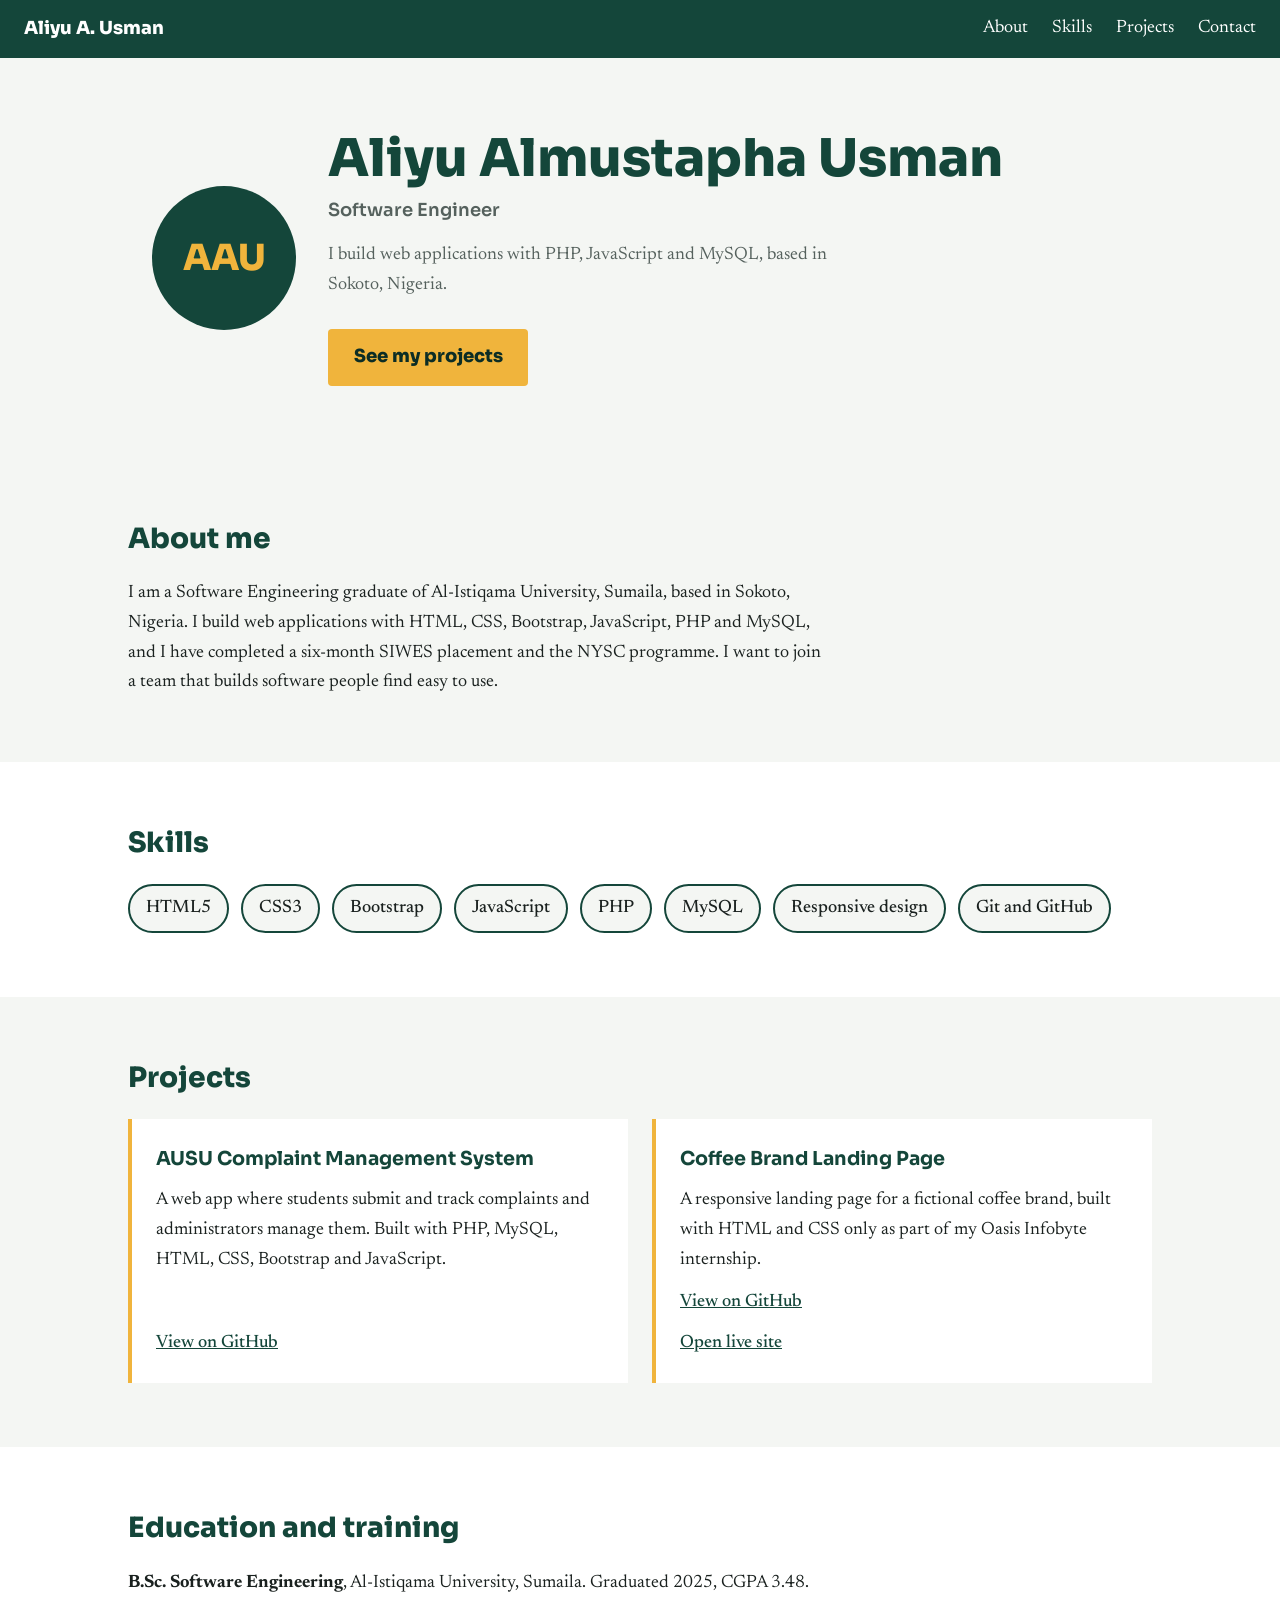
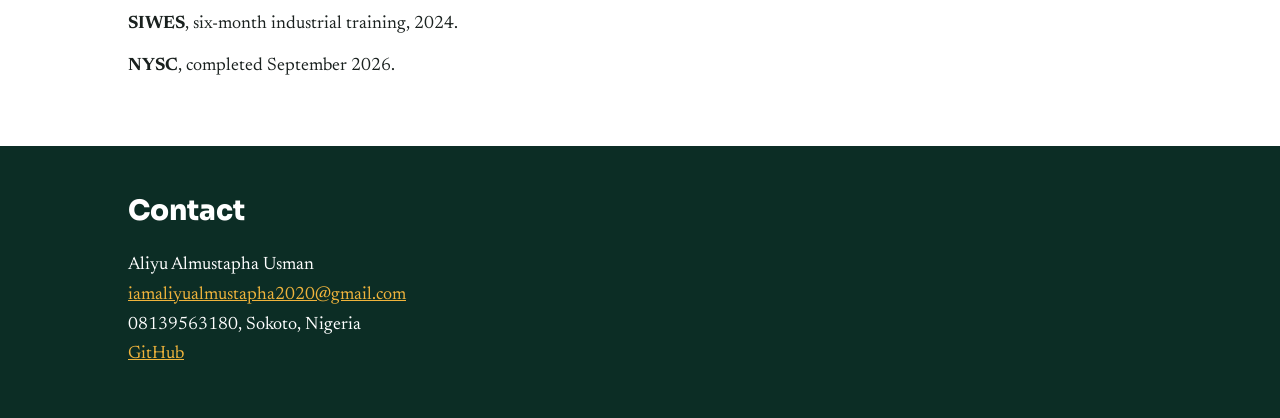
<file: index.html>
<!DOCTYPE html>
<html lang="en">
<head>
  <meta charset="UTF-8">
  <meta name="viewport" content="width=device-width, initial-scale=1">
  <title>Aliyu Almustapha Usman | Software Engineer</title>
  <meta name="description" content="Portfolio of Aliyu Almustapha Usman, a software engineer based in Sokoto, Nigeria.">
  <link rel="preconnect" href="https://fonts.googleapis.com">
  <link rel="preconnect" href="https://fonts.gstatic.com" crossorigin>
  <link href="https://fonts.googleapis.com/css2?family=Sora:wght@600;800&family=Newsreader:wght@400;500&display=swap" rel="stylesheet">
  <link rel="stylesheet" href="style.css">
</head>
<body>

  <header class="nav">
    <a class="brand" href="#top">Aliyu A. Usman</a>
    <nav aria-label="Main">
      <ul>
        <li><a href="#about">About</a></li>
        <li><a href="#skills">Skills</a></li>
        <li><a href="#projects">Projects</a></li>
        <li><a href="#contact">Contact</a></li>
      </ul>
    </nav>
  </header>

  <main id="top">
    <section class="hero">
      <div class="avatar" aria-hidden="true">AAU</div>
      <div>
        <h1>Aliyu Almustapha Usman</h1>
        <p class="role">Software Engineer</p>
        <p class="lead">I build web applications with PHP, JavaScript and MySQL, based in Sokoto, Nigeria.</p>
        <a class="btn" href="#projects">See my projects</a>
      </div>
    </section>

    <section class="section" id="about">
      <h2>About me</h2>
      <div class="narrow">
        <p>I am a Software Engineering graduate of Al-Istiqama University, Sumaila, based in Sokoto, Nigeria. I build web applications with HTML, CSS, Bootstrap, JavaScript, PHP and MySQL, and I have completed a six-month SIWES placement and the NYSC programme. I want to join a team that builds software people find easy to use.</p>
      </div>
    </section>

    <section class="section alt" id="skills">
      <h2>Skills</h2>
      <ul class="skills">
        <li>HTML5</li>
        <li>CSS3</li>
        <li>Bootstrap</li>
        <li>JavaScript</li>
        <li>PHP</li>
        <li>MySQL</li>
        <li>Responsive design</li>
        <li>Git and GitHub</li>
      </ul>
    </section>

    <section class="section" id="projects">
      <h2>Projects</h2>
      <div class="grid">
        <article class="card">
          <h3>AUSU Complaint Management System</h3>
          <p>A web app where students submit and track complaints and administrators manage them. Built with PHP, MySQL, HTML, CSS, Bootstrap and JavaScript.</p>
          <a href="https://github.com/AliyuAlmustaphaUsman/AUSU-CMS">View on GitHub</a>
        </article>
        <article class="card">
          <h3>Coffee Brand Landing Page</h3>
          <p>A responsive landing page for a fictional coffee brand, built with HTML and CSS only as part of my Oasis Infobyte internship.</p>
          <a href="https://github.com/AliyuAlmustaphaUsman/OIBSIP/tree/main/WebDev-L1-LandingPage">View on GitHub</a>
          <a href="https://aliyualmustaphausman.github.io/OIBSIP/WebDev-L1-LandingPage/">Open live site</a>
        </article>
      </div>
    </section>

    <section class="section alt" id="education">
      <h2>Education and training</h2>
      <ul class="list">
        <li><strong>B.Sc. Software Engineering</strong>, Al-Istiqama University, Sumaila. Graduated 2025, CGPA 3.48.</li>
        <li><strong>SIWES</strong>, six-month industrial training, 2024.</li>
        <li><strong>NYSC</strong>, completed September 2026.</li>
      </ul>
    </section>
  </main>

  <footer class="footer" id="contact">
    <h2>Contact</h2>
    <p>Aliyu Almustapha Usman</p>
    <p><a href="mailto:iamaliyualmustapha2020@gmail.com">iamaliyualmustapha2020@gmail.com</a></p>
    <p>08139563180, Sokoto, Nigeria</p>
    <p><a href="https://github.com/AliyuAlmustaphaUsman">GitHub</a></p>
  </footer>

</body>
</html>
</file>
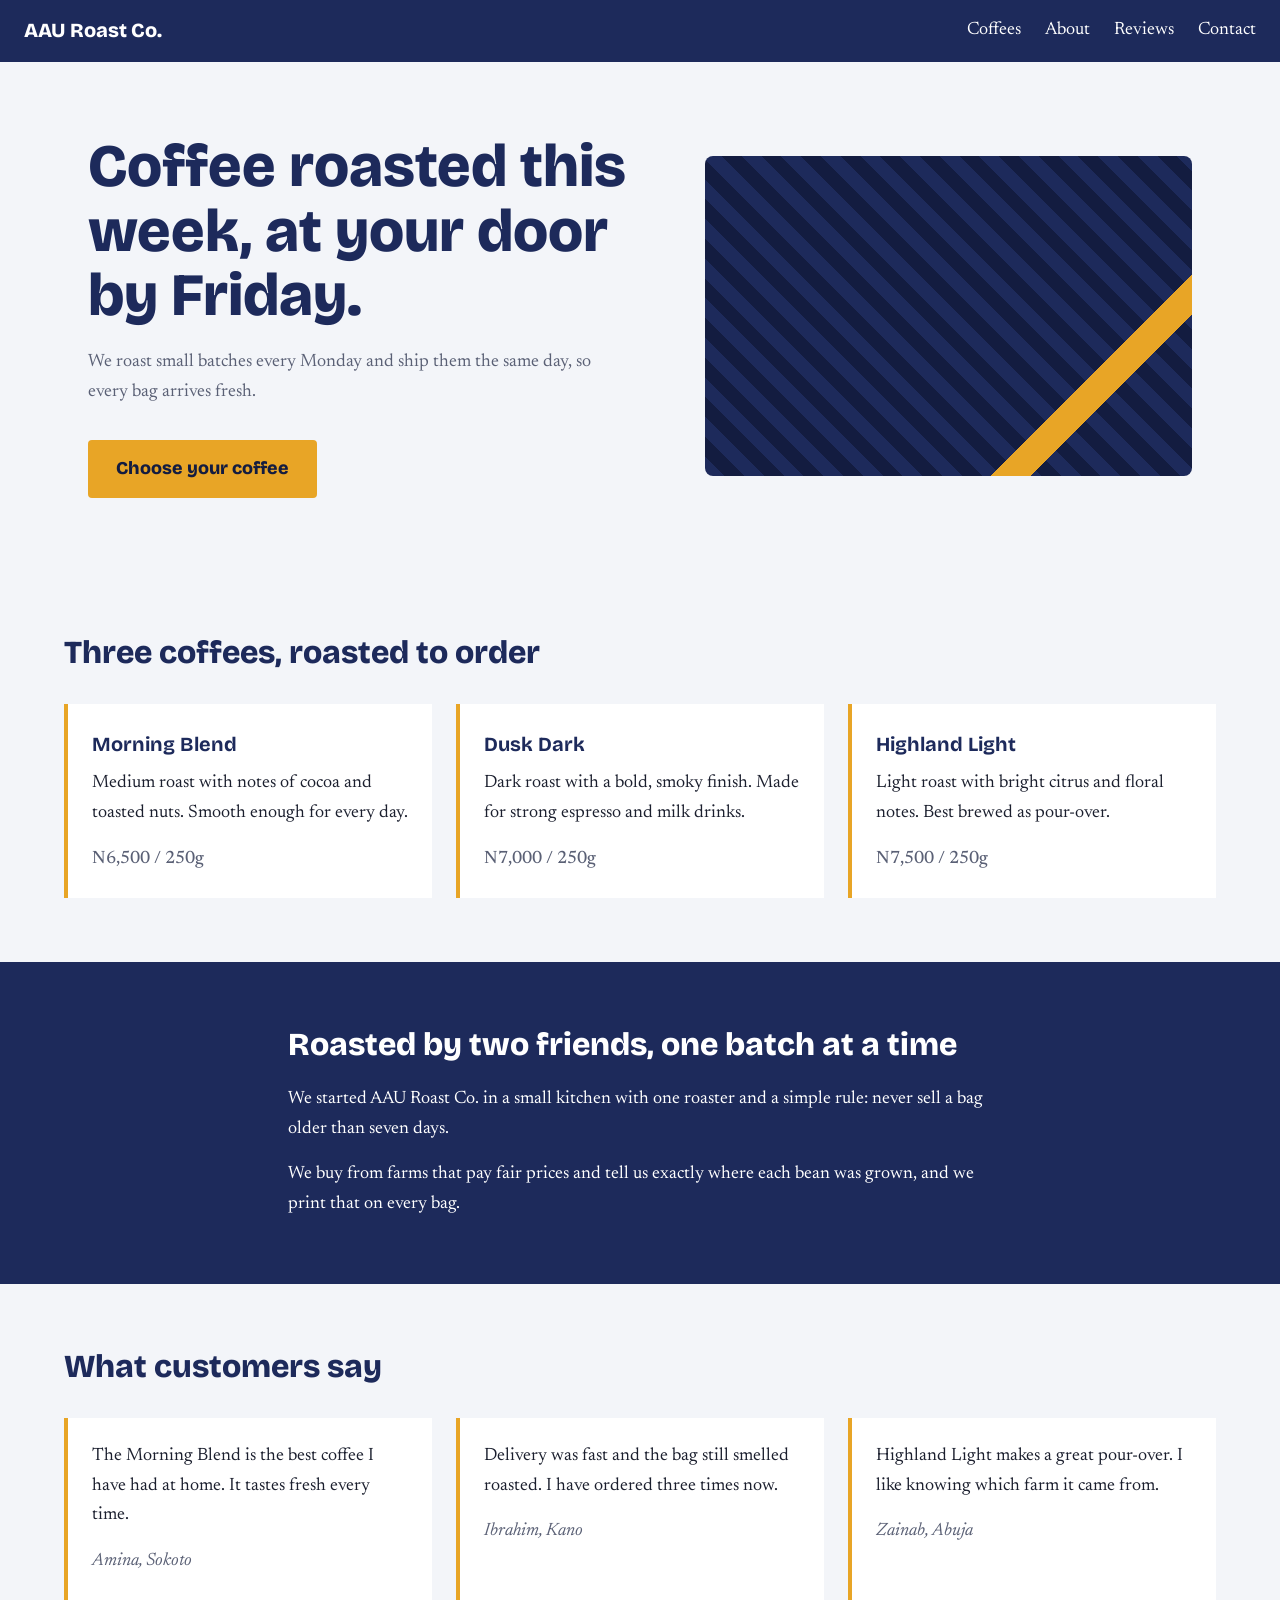
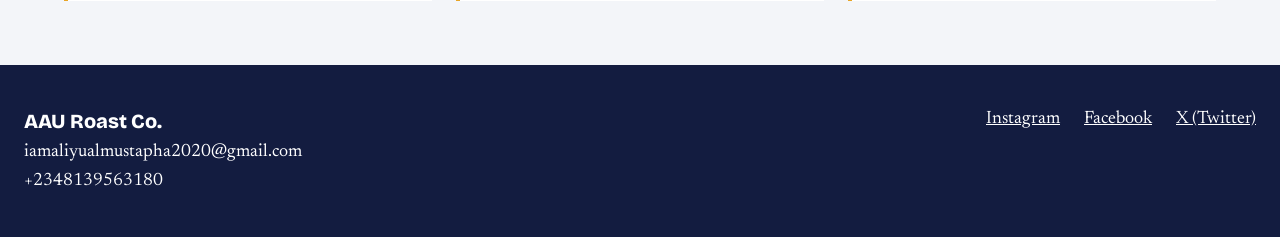
<file: WebDev-L1-LandingPage/index.html>
<!DOCTYPE html>
<html lang="en">
<head>
  <meta charset="UTF-8">
  <meta name="viewport" content="width=device-width, initial-scale=1">
  <title>AAU Roast Co. | Small-batch coffee</title>
  <meta name="description" content="Small-batch coffee, roasted fresh every week and delivered to your door.">
  <link rel="preconnect" href="https://fonts.googleapis.com">
  <link rel="preconnect" href="https://fonts.gstatic.com" crossorigin>
  <link href="https://fonts.googleapis.com/css2?family=Bricolage+Grotesque:wght@600;800&family=Newsreader:wght@400;500&display=swap" rel="stylesheet">
  <link rel="stylesheet" href="style.css">
</head>
<body>

  <header class="nav">
    <a class="brand" href="#top">AAU Roast Co.</a>
    <nav aria-label="Main">
      <ul>
        <li><a href="#coffees">Coffees</a></li>
        <li><a href="#about">About</a></li>
        <li><a href="#reviews">Reviews</a></li>
        <li><a href="#contact">Contact</a></li>
      </ul>
    </nav>
  </header>

  <main id="top">
    <section class="hero">
      <div class="hero-text">
        <h1>Coffee roasted this week, at your door by Friday.</h1>
        <p class="lead">We roast small batches every Monday and ship them the same day, so every bag arrives fresh.</p>
        <a class="btn" href="#coffees">Choose your coffee</a>
      </div>
      <div class="hero-art" aria-hidden="true"></div>
    </section>

    <section class="section" id="coffees">
      <h2>Three coffees, roasted to order</h2>
      <div class="grid">
        <article class="card">
          <h3>Morning Blend</h3>
          <p>Medium roast with notes of cocoa and toasted nuts. Smooth enough for every day.</p>
          <p class="price">N6,500 / 250g</p>
        </article>
        <article class="card">
          <h3>Dusk Dark</h3>
          <p>Dark roast with a bold, smoky finish. Made for strong espresso and milk drinks.</p>
          <p class="price">N7,000 / 250g</p>
        </article>
        <article class="card">
          <h3>Highland Light</h3>
          <p>Light roast with bright citrus and floral notes. Best brewed as pour-over.</p>
          <p class="price">N7,500 / 250g</p>
        </article>
      </div>
    </section>

    <section class="section alt" id="about">
      <div class="about">
        <h2>Roasted by two friends, one batch at a time</h2>
        <p>We started AAU Roast Co. in a small kitchen with one roaster and a simple rule: never sell a bag older than seven days.</p>
        <p>We buy from farms that pay fair prices and tell us exactly where each bean was grown, and we print that on every bag.</p>
      </div>
    </section>

    <section class="section" id="reviews">
      <h2>What customers say</h2>
      <div class="grid">
        <blockquote class="card">
          <p>The Morning Blend is the best coffee I have had at home. It tastes fresh every time.</p>
          <footer>Amina, Sokoto</footer>
        </blockquote>
        <blockquote class="card">
          <p>Delivery was fast and the bag still smelled roasted. I have ordered three times now.</p>
          <footer>Ibrahim, Kano</footer>
        </blockquote>
        <blockquote class="card">
          <p>Highland Light makes a great pour-over. I like knowing which farm it came from.</p>
          <footer>Zainab, Abuja</footer>
        </blockquote>
      </div>
    </section>
  </main>

  <footer class="footer" id="contact">
    <div>
      <p class="brand">AAU Roast Co.</p>
      <p>iamaliyualmustapha2020@gmail.com</p>
      <p>+2348139563180</p>
    </div>
    <ul>
      <li><a href="#">Instagram</a></li>
      <li><a href="#">Facebook</a></li>
      <li><a href="#">X (Twitter)</a></li>
    </ul>
  </footer>

</body>
</html>
</file>
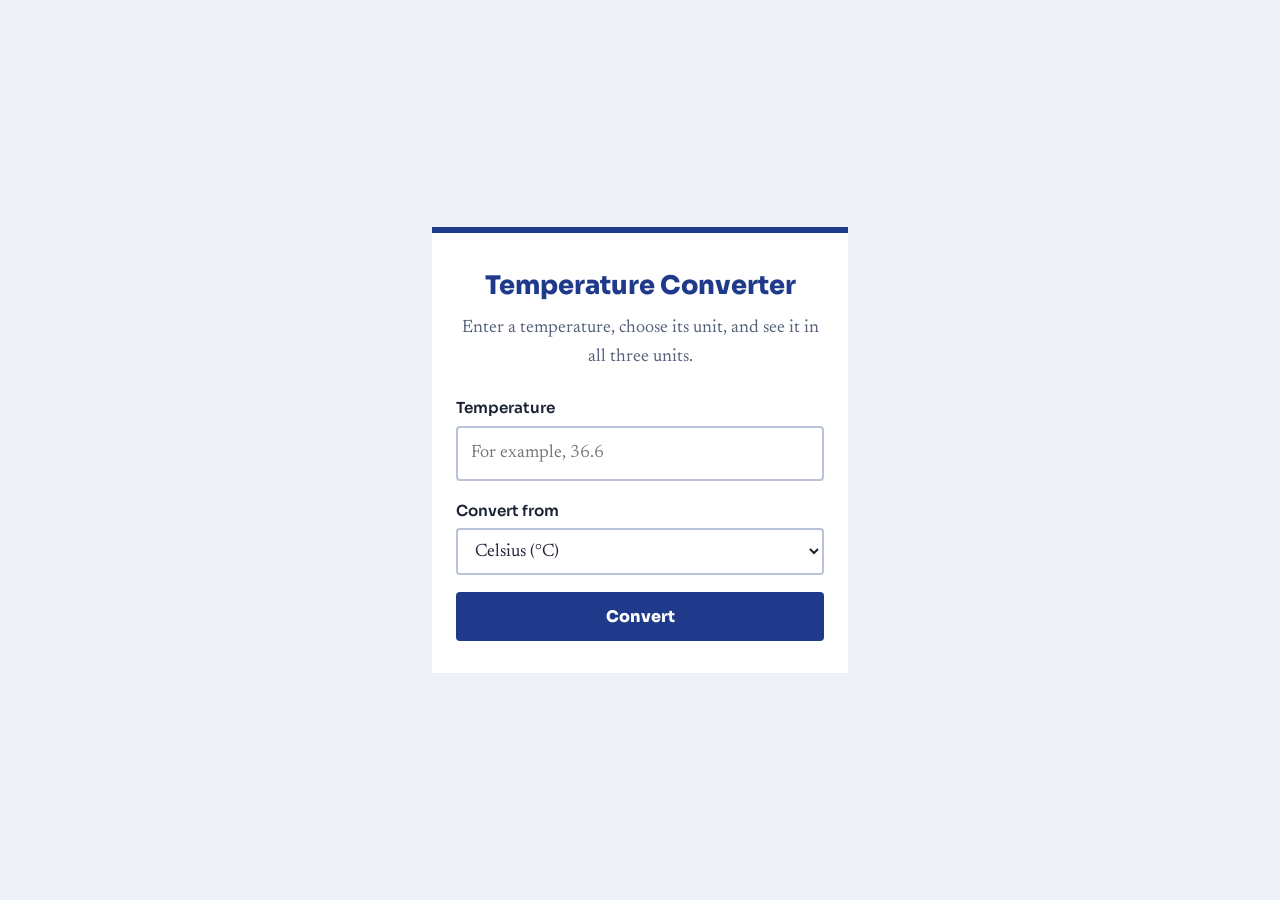
<file: WebDev-L1-TempConverter/index.html>
<!DOCTYPE html>
<html lang="en">
<head>
  <meta charset="UTF-8">
  <meta name="viewport" content="width=device-width, initial-scale=1">
  <title>Temperature Converter</title>
  <link rel="preconnect" href="https://fonts.googleapis.com">
  <link rel="preconnect" href="https://fonts.gstatic.com" crossorigin>
  <link href="https://fonts.googleapis.com/css2?family=Sora:wght@600;800&family=Newsreader:wght@400;500&display=swap" rel="stylesheet">
  <link rel="stylesheet" href="style.css">
</head>
<body>
  <main class="converter">
    <h1>Temperature Converter</h1>
    <p class="intro">Enter a temperature, choose its unit, and see it in all three units.</p>

    <form id="form" novalidate>
      <label for="value">Temperature</label>
      <input id="value" type="text" inputmode="text" autocomplete="off" placeholder="For example, 36.6">

      <label for="unit">Convert from</label>
      <select id="unit">
        <option value="C">Celsius (°C)</option>
        <option value="F">Fahrenheit (°F)</option>
        <option value="K">Kelvin (K)</option>
      </select>

      <button type="submit" id="convert">Convert</button>
    </form>

    <p id="error" class="error" role="alert" hidden></p>

    <section id="results" class="results" aria-live="polite" hidden>
      <h2>Result</h2>
      <dl>
        <div><dt>Celsius</dt><dd id="out-C"></dd></div>
        <div><dt>Fahrenheit</dt><dd id="out-F"></dd></div>
        <div><dt>Kelvin</dt><dd id="out-K"></dd></div>
      </dl>
    </section>
  </main>

  <script src="script.js"></script>
</body>
</html>
</file>
<file: style.css>
:root {
  --green: #14463a;
  --green-dark: #0c2d25;
  --amber: #f0b43c;
  --paper: #f4f6f3;
  --white: #ffffff;
  --ink: #1a211f;
  --muted: #55615d;
}

*, *::before, *::after { box-sizing: border-box; margin: 0; padding: 0; }

html { scroll-behavior: smooth; scroll-padding-top: 4.5rem; }

body {
  font-family: "Newsreader", Georgia, serif;
  font-size: 1.125rem;
  line-height: 1.65;
  color: var(--ink);
  background: var(--paper);
}

h1, h2, h3, .brand, .btn, .role, .avatar {
  font-family: "Sora", "Segoe UI", Arial, sans-serif;
}

ul { list-style: none; }
a { color: var(--green); }
a:focus-visible { outline: 3px solid var(--amber); outline-offset: 3px; }

/* Navigation */
.nav {
  position: sticky;
  top: 0;
  z-index: 10;
  display: flex;
  flex-wrap: wrap;
  align-items: center;
  justify-content: space-between;
  gap: 0.5rem 1.5rem;
  padding: 0.9rem 1.5rem;
  background: var(--green);
  color: var(--white);
}
.brand { font-weight: 800; color: var(--white); text-decoration: none; }
.nav ul { display: flex; flex-wrap: wrap; gap: 0.25rem 1.5rem; }
.nav li a { color: var(--white); text-decoration: none; }
.nav li a:hover, .nav li a:focus-visible { color: var(--amber); }

/* Hero */
.hero {
  display: flex;
  flex-wrap: wrap;
  align-items: center;
  gap: 2rem;
  max-width: 64rem;
  margin: 0 auto;
  padding: 4.5rem 1.5rem;
}
.avatar {
  display: grid;
  place-items: center;
  width: 9rem;
  height: 9rem;
  border-radius: 50%;
  background: var(--green);
  color: var(--amber);
  font-size: 2.25rem;
  font-weight: 800;
}
.hero h1 {
  font-size: clamp(2rem, 5vw, 3.25rem);
  line-height: 1.1;
  font-weight: 800;
  color: var(--green);
}
.role { margin: 0.5rem 0 1rem; font-weight: 600; color: var(--muted); }
.lead { max-width: 32rem; color: var(--muted); margin-bottom: 1.75rem; }
.btn {
  display: inline-block;
  padding: 0.85rem 1.6rem;
  background: var(--amber);
  color: var(--green-dark);
  font-weight: 800;
  text-decoration: none;
  border-radius: 0.25rem;
}
.btn:hover { background: #f5c466; }

/* Sections */
.section { padding: 4rem 1.5rem; }
.section > h2, .footer h2 {
  max-width: 64rem;
  margin: 0 auto 1.5rem;
  font-size: 1.75rem;
  line-height: 1.2;
  font-weight: 800;
  color: var(--green);
}
.alt { background: var(--white); }
.narrow, .list { max-width: 44rem; margin: 0 auto; }
.narrow { max-width: 64rem; }
.narrow p { max-width: 44rem; }
.list li + li { margin-top: 0.75rem; }
.list { max-width: 64rem; }

.skills {
  display: flex;
  flex-wrap: wrap;
  gap: 0.75rem;
  max-width: 64rem;
  margin: 0 auto;
}
.skills li {
  padding: 0.5rem 1rem;
  background: var(--paper);
  border: 2px solid var(--green);
  border-radius: 2rem;
  font-weight: 500;
}

.grid {
  display: grid;
  grid-template-columns: repeat(auto-fit, minmax(17rem, 1fr));
  gap: 1.5rem;
  max-width: 64rem;
  margin: 0 auto;
}
.card {
  display: flex;
  flex-direction: column;
  gap: 0.75rem;
  padding: 1.5rem;
  background: var(--white);
  border-left: 4px solid var(--amber);
}
.card h3 { font-size: 1.2rem; color: var(--green); }
.card p { flex: 1; }
.card a { font-weight: 500; }

/* Footer / contact */
.footer {
  padding: 3rem 1.5rem;
  background: var(--green-dark);
  color: var(--white);
}
.footer > * { max-width: 64rem; margin-left: auto; margin-right: auto; }
.footer h2 { color: var(--white); }
.footer a { color: var(--amber); }

@media (max-width: 600px) {
  .hero { padding: 3rem 1.25rem; gap: 1.25rem; }
  .section { padding: 3rem 1.25rem; }
}
@media (prefers-reduced-motion: reduce) {
  html { scroll-behavior: auto; }
}
</file>
<file: WebDev-L1-LandingPage/style.css>
:root {
  --indigo: #1d2a5b;
  --indigo-dark: #131c40;
  --saffron: #e8a526;
  --paper: #f3f5f9;
  --white: #ffffff;
  --ink: #1b1f2e;
  --muted: #5a6075;
}

*, *::before, *::after { box-sizing: border-box; margin: 0; padding: 0; }

html { scroll-behavior: smooth; scroll-padding-top: 4.5rem; }

body {
  font-family: "Newsreader", Georgia, serif;
  font-size: 1.125rem;
  line-height: 1.65;
  color: var(--ink);
  background: var(--paper);
}

h1, h2, h3, .brand, .btn {
  font-family: "Bricolage Grotesque", "Segoe UI", Arial, sans-serif;
}

a { color: inherit; }
ul { list-style: none; }

/* Navigation */
.nav {
  position: sticky;
  top: 0;
  z-index: 10;
  display: flex;
  flex-wrap: wrap;
  align-items: center;
  justify-content: space-between;
  gap: 0.5rem 1.5rem;
  padding: 0.9rem 1.5rem;
  background: var(--indigo);
  color: var(--white);
}
.brand { font-weight: 800; font-size: 1.25rem; text-decoration: none; }
.nav ul { display: flex; flex-wrap: wrap; gap: 0.25rem 1.5rem; }
.nav a { text-decoration: none; }
.nav li a:hover, .nav li a:focus-visible { color: var(--saffron); }

/* Hero */
.hero {
  display: grid;
  grid-template-columns: 1.2fr 1fr;
  gap: 2rem;
  align-items: center;
  max-width: 72rem;
  margin: 0 auto;
  padding: 4.5rem 1.5rem;
}
.hero h1 {
  font-size: clamp(2.25rem, 5vw, 3.75rem);
  line-height: 1.08;
  font-weight: 800;
  color: var(--indigo);
  margin-bottom: 1.25rem;
}
.lead { max-width: 34rem; color: var(--muted); margin-bottom: 2rem; }
.btn {
  display: inline-block;
  padding: 0.9rem 1.75rem;
  background: var(--saffron);
  color: var(--indigo-dark);
  font-weight: 800;
  text-decoration: none;
  border-radius: 0.25rem;
}
.btn:hover { background: #f1b83f; }
.btn:focus-visible, a:focus-visible { outline: 3px solid var(--saffron); outline-offset: 3px; }

.hero-art {
  min-height: 20rem;
  border-radius: 0.5rem;
  background:
    linear-gradient(135deg, transparent 75%, var(--saffron) 75% 80%, transparent 80%),
    repeating-linear-gradient(45deg, var(--indigo) 0 14px, var(--indigo-dark) 14px 28px);
}

/* Sections */
.section { padding: 4rem 1.5rem; }
.section > h2, .about h2 {
  max-width: 72rem;
  margin: 0 auto 2rem;
  font-size: 2rem;
  line-height: 1.2;
  font-weight: 800;
  color: var(--indigo);
}
.alt { background: var(--indigo); }
.about { max-width: 44rem; margin: 0 auto; color: var(--white); }
.about h2 { color: var(--white); margin: 0 0 1.25rem; }
.about p + p { margin-top: 1rem; }

.grid {
  display: grid;
  grid-template-columns: repeat(auto-fit, minmax(16rem, 1fr));
  gap: 1.5rem;
  max-width: 72rem;
  margin: 0 auto;
}
.card {
  padding: 1.5rem;
  background: var(--white);
  border-left: 4px solid var(--saffron);
}
.card h3 { font-size: 1.25rem; margin-bottom: 0.5rem; color: var(--indigo); }
.price { margin-top: 1rem; font-weight: 500; color: var(--muted); }
blockquote footer { margin-top: 1rem; color: var(--muted); font-style: italic; }

/* Footer */
.footer {
  display: flex;
  flex-wrap: wrap;
  justify-content: space-between;
  gap: 1.5rem;
  padding: 2.5rem 1.5rem;
  background: var(--indigo-dark);
  color: var(--white);
}
.footer ul { display: flex; flex-wrap: wrap; gap: 0.5rem 1.5rem; }

/* Mobile */
@media (max-width: 760px) {
  .hero { grid-template-columns: 1fr; padding: 3rem 1.25rem; }
  .hero-art { min-height: 10rem; order: -1; }
  .section { padding: 3rem 1.25rem; }
}
@media (prefers-reduced-motion: reduce) {
  html { scroll-behavior: auto; }
}
</file>
<file: WebDev-L1-TempConverter/style.css>
:root {
  --ink: #1b2233;
  --blue: #1f3a8a;
  --blue-dark: #162a63;
  --amber: #f0b43c;
  --paper: #eef1f7;
  --white: #ffffff;
  --muted: #55607a;
  --red: #b3261e;
}

*, *::before, *::after { box-sizing: border-box; margin: 0; padding: 0; }

body {
  min-height: 100vh;
  display: flex;
  justify-content: center;
  align-items: center;
  padding: 1.5rem;
  font-family: "Newsreader", Georgia, serif;
  font-size: 1.125rem;
  line-height: 1.6;
  color: var(--ink);
  background: var(--paper);
}

h1, h2, label, button, dt {
  font-family: "Sora", "Segoe UI", Arial, sans-serif;
}

.converter {
  width: 100%;
  max-width: 26rem;
  padding: 2rem 1.5rem;
  background: var(--white);
  border-top: 6px solid var(--blue);
  text-align: center;
}

h1 { font-size: 1.6rem; font-weight: 800; color: var(--blue); margin-bottom: 0.5rem; }
.intro { color: var(--muted); margin-bottom: 1.5rem; }

form { display: flex; flex-direction: column; text-align: left; }
label { font-weight: 600; font-size: 0.95rem; margin-bottom: 0.35rem; }

input, select {
  width: 100%;
  padding: 0.7rem 0.8rem;
  margin-bottom: 1.1rem;
  font: inherit;
  color: var(--ink);
  background: var(--white);
  border: 2px solid #b9c2d6;
  border-radius: 0.25rem;
}
input:focus-visible, select:focus-visible, button:focus-visible {
  outline: 3px solid var(--amber);
  outline-offset: 2px;
}
input.invalid { border-color: var(--red); }

button {
  padding: 0.85rem;
  font-size: 1rem;
  font-weight: 800;
  color: var(--white);
  background: var(--blue);
  border: 0;
  border-radius: 0.25rem;
  cursor: pointer;
}
button:hover { background: var(--blue-dark); }

.error {
  margin-top: 1rem;
  padding: 0.75rem;
  color: var(--red);
  background: #fdecea;
  border-left: 4px solid var(--red);
  text-align: left;
}

.results { margin-top: 1.5rem; }
.results h2 { font-size: 1.1rem; color: var(--blue); margin-bottom: 0.75rem; }
dl > div {
  display: flex;
  justify-content: space-between;
  padding: 0.6rem 0.8rem;
  background: var(--paper);
  border-left: 4px solid var(--amber);
}
dl > div + div { margin-top: 0.5rem; }
dt { font-weight: 600; font-size: 0.95rem; }
dd { font-weight: 500; }

[hidden] { display: none; }
</file>
